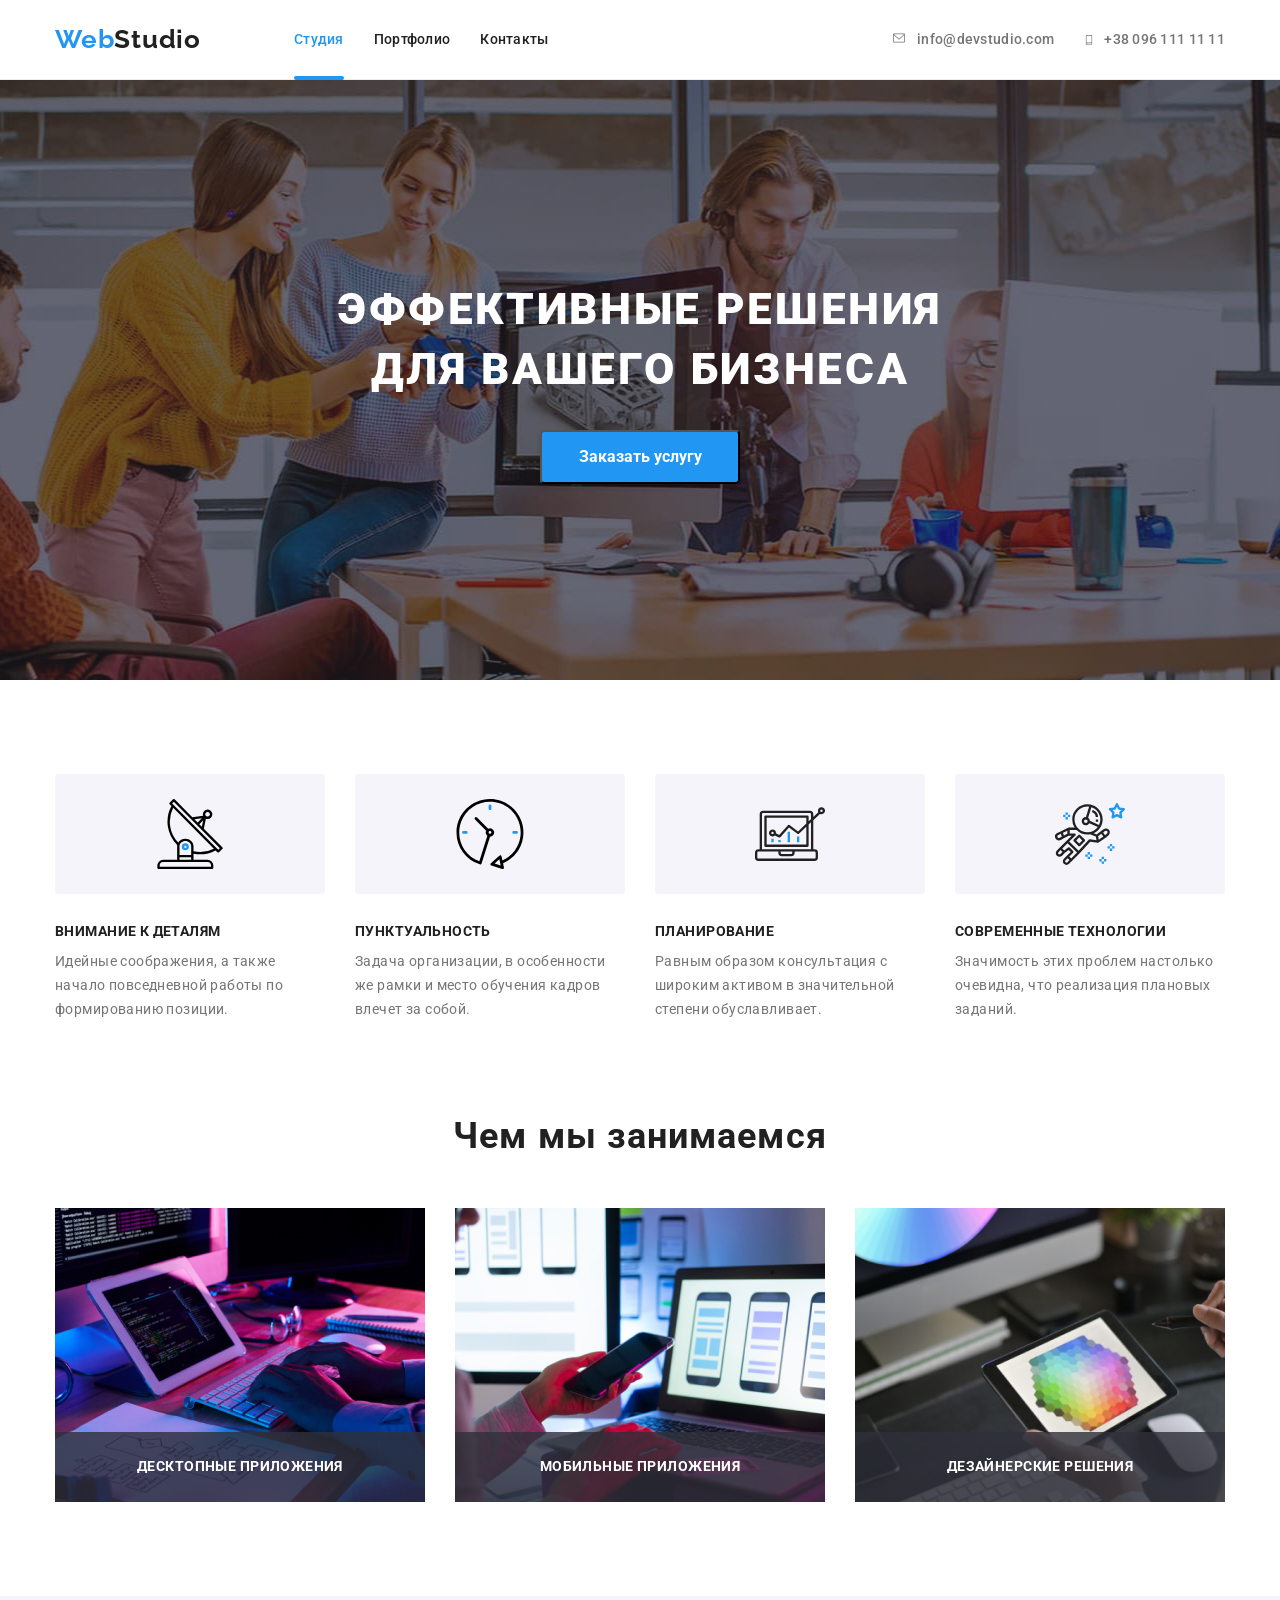
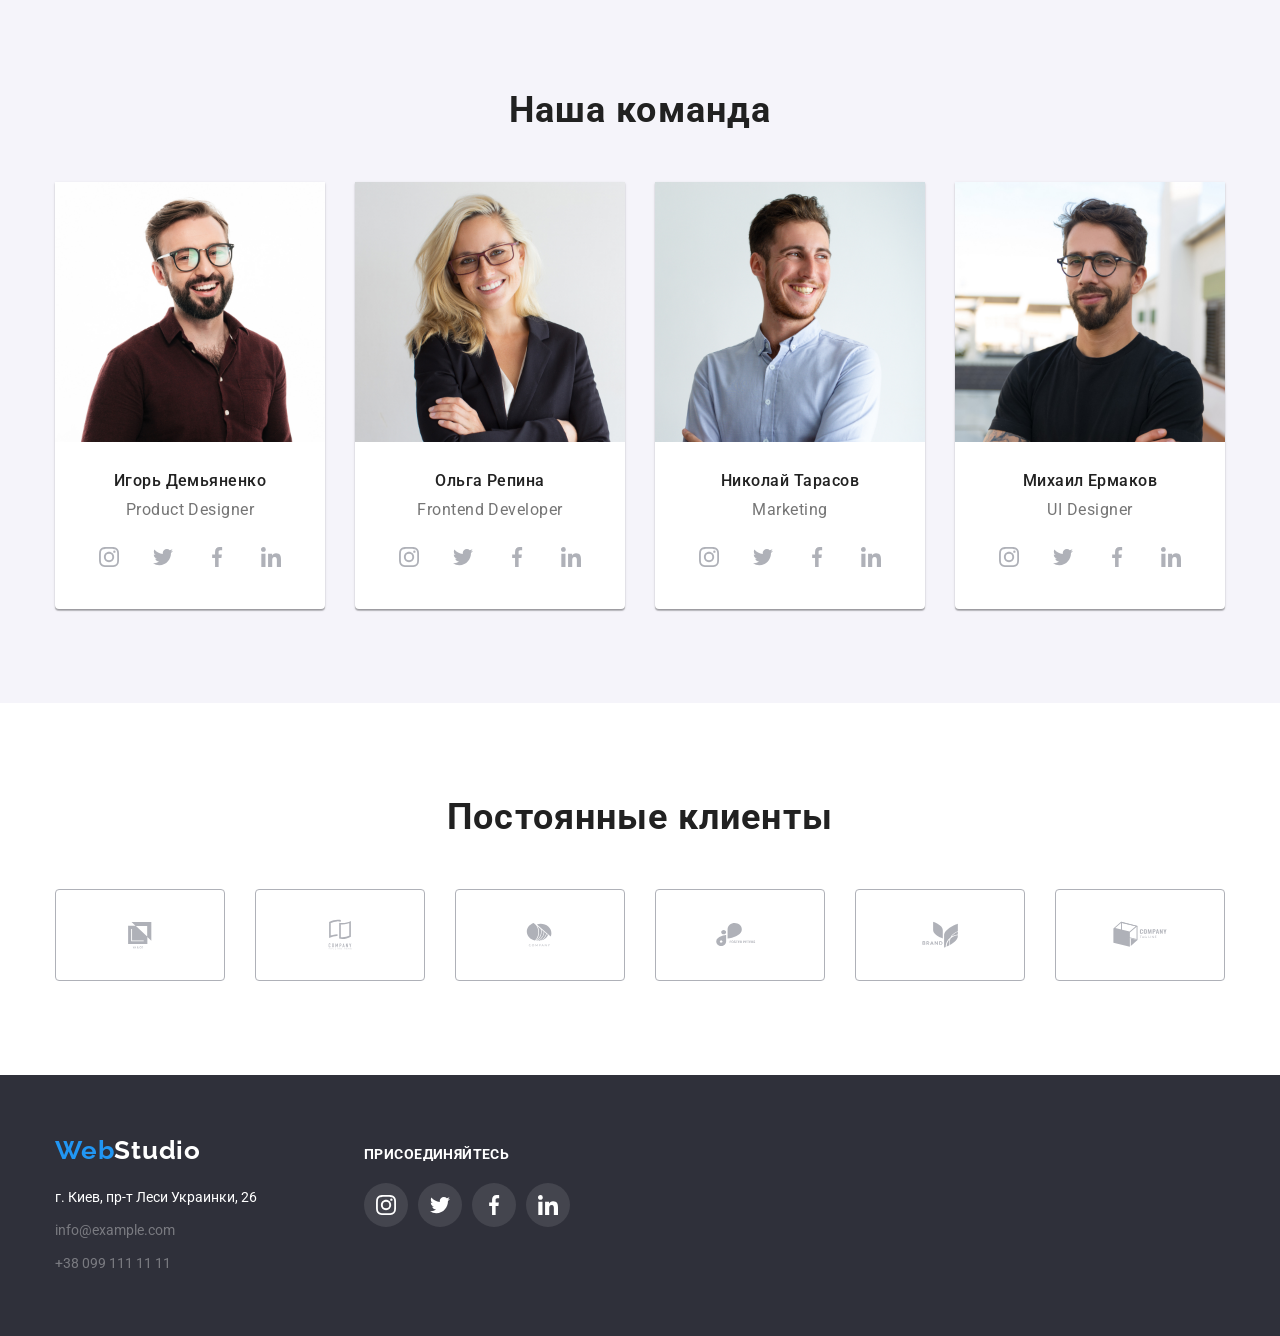
<file: index.html>
<!DOCTYPE html>
<html lang="en">
  <head>
    <meta charset="UTF-8" />
    <meta http-equiv="X-UA-Compatible" content="IE=edge" />
    <meta name="viewport" content="width=device-width, initial-scale=1.0" />
    <link rel="preconnect" href="https://fonts.googleapis.com" />
    <link rel="preconnect" href="https://fonts.gstatic.com" crossorigin />
    <link
      href="https://fonts.googleapis.com/css2?family=Raleway:wght@700&family=Roboto:wght@400;500;700;900&display=swap"
      rel="stylesheet"/>
      <link rel="stylesheet" href="https://cdnjs.cloudflare.com/ajax/libs/modern-normalize/1.1.0/modern-normalize.min.css" integrity="sha512-wpPYUAdjBVSE4KJnH1VR1HeZfpl1ub8YT/NKx4PuQ5NmX2tKuGu6U/JRp5y+Y8XG2tV+wKQpNHVUX03MfMFn9Q==" crossorigin="anonymous" referrerpolicy="no-referrer" />
    <link rel="stylesheet" href="./css/styles.css" />
    <title>Studio</title>
  </head>
  <body>
    <!----------------------Шапка------------------------->

    <header class="page-header">
  <div class="container container-header">
      <nav class="navigation">
        <a href="" class="logo">Web<span class="logo-black">Studio</span></a>
        <ul class="nav-list list">
          <li class="item"><a href="index.html" class="link current">Студия</a></li>
          <li class="item"><a href="portfolio.html" class="link">Портфолио</a></li>
          <li class="item"><a href="" class="link">Контакты</a></li>
        </ul>
      </nav>
      <ul class="contact-list list">
        <li class="contact-item item">
          <a href="mailto:info@devstudio.com" class="list">
            <svg class="icon-mail">
              <use href="./images/symbol-defs.svg#icon-mail"></use>
            </svg>info@devstudio.com</a>
        </li>
        <li class="contact-item item">
          <a href="tel:+380961111111" class="list">
            <svg class="icon-phone">
              <use href="./images/symbol-defs.svg#icon-smartphone"></use>
            </svg>+38 096 111 11 11</a></li>
      </ul>
      </div>
    </header>

    <!--Body  -------------------  Hero-->
    <main>
      <section class="hero-page">
        <h1 class="hero-main">ЭФФЕКТИВНЫЕ РЕШЕНИЯ<br>ДЛЯ ВАШЕГО БИЗНЕСА</h1>
        <button data-modal-open type="button" class="hero-button">Заказать услугу</button>
      </section>

      <!--2 Body----------SECTION---------------->
      <section class="feature-section">
      <div class="container">
        <h2 class="visually-hidden" >Особенности</h2>
        <ul class="list specific-list">
          <li class="item">
            <div class="icon-proj">
              <svg class="feature-icon">
                <use href="./images/symbol-defs.svg#icon-antenna"></use>
              </svg>
            </div>
            <h3 class="title">Внимание к деталям</h3>
            <p class="text">
              Идейные соображения, а также начало повседневной работы по
              формированию позиции.
            </p>
          </li>
          <li class="item">
            <div class="icon-proj">
             <svg class="feature-icon">
               <use href="./images/symbol-defs.svg#icon-clock"></use>
             </svg>
            </div>
            <h3 class="title">Пунктуальность</h3>
            <p class="text">
              Задача организации, в особенности же рамки и место обучения кадров
              влечет за собой.
            </p>
          </li>
          <li class="item">
            <div class="icon-proj">
              <svg class="feature-icon">
                <use href="./images/symbol-defs.svg#icon-diagram"></use>
              </svg>
            </div>
            <h3 class="title">Планирование</h3>
            <p class="text">
              Равным образом консультация с широким активом в значительной
              степени обуславливает.
            </p>
          </li>
          <li class="item">
            <div class="icon-proj">
              <svg class="feature-icon">
               <use href="./images/symbol-defs.svg#icon-astronaut"></use>
               </svg>
            </div>
            <h3 class="title">Современные технологии</h3>
            <p class="text">Значимость этих проблем настолько очевидна, что реализация
              плановых заданий.
            </p>
          </li>
        </ul>
        </div>
      </section>

      <!--What we do -->
      <section class="project section">
        <div class="container">
        <h2 class="section-title">Чем мы занимаемся</h2>
        <ul class="list">
          <li class="item">
            <div class="proj-style">
            <img src="./images/img.jpg" alt="Людина пише код" width="370" />
            <div class="proj-inform">
              <p class="proj-inform-text">ДЕСКТОПНЫЕ ПРИЛОЖЕНИЯ</p>
            </div>
            </div>
          </li>
          <li class="item">
            <div class="proj-style">
            <img src="./images/img1.jpg" alt="Людина створює додаток" width="370"/>
            <div class="proj-inform">
              <p class="proj-inform-text">МОБИЛЬНЫЕ ПРИЛОЖЕНИЯ</p>
              </div>
            </div>
          </li>
          <li class="item">
            <div class="proj-style">
            <img src="./images/img2.jpg" alt="Людина підбирає колір" width="370"/>
            <div class="proj-inform">
              <p class="proj-inform-text">ДЕЗАЙНЕРСКИЕ РЕШЕНИЯ</p>
              </div>
            </div>
          </li>
        </ul>
        </div>
      </section>

      <!---------------------------------------Our team ------------------------------------->
      <section class="team section">
        <div class="container">
        <h2 class="section-title">Наша команда</h2>
        <ul class="list">
          <li class="team-item">
            <img class="team-pictures" src="./images/img3.jpg" alt="Фото працівника" width="270" />
            <div class="workers">
            <h3 class="team-name">Игорь Демьяненко</h3>
            <p class="work-position">Product Designer</p>
            <ul class="workers-soc-list list">
              <li class="workers-soc-item">
                <a href="" class="workers-soc-page">
                <svg class="workers-soc-icon" width="20px" height="20px">
                  <use href="./images/symbol-defs.svg#icon-instagram"></use>
                </svg>
                </a>
              </li>
              <li class="workers-soc-item">
                <a href="" class="workers-soc-page">
                <svg class="workers-soc-icon" width="20px" height="20px">
                  <use href="./images/symbol-defs.svg#icon-twitter"></use>
                </svg>
                </a>
              </li>
              <li class="workers-soc-item">
                <a href="" class="workers-soc-page">
                <svg class="workers-soc-icon" width="20px" height="20px">
                  <use href="./images/symbol-defs.svg#icon-facebook"></use>
                </svg>
                </a>
              </li>
              <li class="workers-soc-item">
                <a href="" class="workers-soc-page ">
                <svg class="workers-soc-icon" width="20px" height="20px">
                  <use href="./images/symbol-defs.svg#icon-linkedin"></use>
                </svg>
                </a>
              </li>
            </ul>
            </div>
          </li>
          <li class="team-item"> 
            <img class="team-pictures" src="./images/img4.jpg" alt="Фото працівника" width="270" />
             <div class="workers">
            <h3 class="team-name">Ольга Репина</h3>
            <p class="work-position">Frontend Developer</p> 
            <ul class="workers-soc-list list">
              <li class="workers-soc-item">
                <a href="" class="workers-soc-page">
                  <svg class="workers-soc-icon" width="20px" height="20px">
                  <use href="./images/symbol-defs.svg#icon-instagram"></use>
                </svg>
                </a>
              </li>
             <li class="workers-soc-item">
                <a href="" class="workers-soc-page">
                <svg class="workers-soc-icon" width="20px" height="20px">
                  <use href="./images/symbol-defs.svg#icon-twitter"></use>
                </svg>
                </a>
              </li>
              <li class="workers-soc-item">
                <a href="" class="workers-soc-page">
                <svg class="workers-soc-icon" width="20px" height="20px">
                  <use href="./images/symbol-defs.svg#icon-facebook"></use>
                </svg>
                </a>
              </li>
               <li class="workers-soc-item">
                <a href="" class="workers-soc-page ">
                <svg class="workers-soc-icon" width="20px" height="20px">
                  <use href="./images/symbol-defs.svg#icon-linkedin"></use>
                </svg>
                </a>
              </li>
            </ul>
            </div>
          </li>
          <li class="team-item">
            <img class="team-pictures" src="./images/img5.jpg" alt="Фото працівника" width="270" />
            <div class="workers">
            <h3 class="team-name">Николай Тарасов</h3>
            <p class="work-position">Marketing</p>
            <ul class="workers-soc-list list">
              <li class="workers-soc-item">
                <a href="" class="workers-soc-page">
                  <svg class="workers-soc-icon" width="20px" height="20px">
                  <use href="./images/symbol-defs.svg#icon-instagram"></use>
                </svg>
                </a>
              </li>
              <li class="workers-soc-item">
                <a href="" class="workers-soc-page">
                <svg class="workers-soc-icon" width="20px" height="20px">
                  <use href="./images/symbol-defs.svg#icon-twitter"></use>
                </svg>
                </a>
              </li>
              <li class="workers-soc-item">
                <a href="" class="workers-soc-page">
                <svg class="workers-soc-icon" width="20px" height="20px">
                  <use href="./images/symbol-defs.svg#icon-facebook"></use>
                </svg>
                </a>
              </li>
              <li class="workers-soc-item">
                <a href="" class="workers-soc-page ">
                <svg class="workers-soc-icon" width="20px" height="20px">
                  <use href="./images/symbol-defs.svg#icon-linkedin"></use>
                </svg>
                </a>
              </li>
            </ul>
            </div>
          </li>
          <li class="team-item">
            <img class="team-pictures" src="./images/img6.jpg" alt="Фото працівника" width="270" />
          <div class="workers">         
            <h3 class="team-name">Михаил Ермаков</h3>
            <p class="work-position">UI Designer</p>
            <ul class="workers-soc-list list">
              <li class="workers-soc-item">
                <a href="" class="workers-soc-page">
                  <svg class="workers-soc-icon" width="20px" height="20px">
                  <use href="./images/symbol-defs.svg#icon-instagram"></use>
                </svg>
                </a>
              </li>
              <li class="workers-soc-item">
                <a href="" class="workers-soc-page">
                <svg class="workers-soc-icon" width="20px" height="20px">
                  <use href="./images/symbol-defs.svg#icon-twitter"></use>
                </svg>
                </a>
              </li>
              <li class="workers-soc-item">
                <a href="" class="workers-soc-page">
                <svg class="workers-soc-icon" width="20px" height="20px">
                  <use href="./images/symbol-defs.svg#icon-facebook"></use>
                </svg>
                </a>
              </li>
              <li class="workers-soc-item">
                <a href="" class="workers-soc-page ">
                <svg class="workers-soc-icon" width="20px" height="20px">
                  <use href="./images/symbol-defs.svg#icon-linkedin"></use>
                </svg>
                </a>
              </li>
            </ul>
            </div> 
      </section>
          <section class="our-customers section">
     <div class="container">
     <h2 class="clients-title">Постоянные клиенты</h2>
     <ul class="clients-list list">
       <li class="clients-stuff">
         <a href="" class="clients-link">
           <svg class="clients-icon">
             <use href="./images/symbol-defs.svg#icon-logo1"></use>
           </svg>
         </a>
       </li>
       <li class="clients-stuff">
         <a href="" class="clients-link">
           <svg class="clients-icon">
             <use href="./images/symbol-defs.svg#icon-logo2"></use>
           </svg>
         </a>
       </li>
       <li class="clients-stuff">
         <a href="" class="clients-link">
           <svg class="clients-icon">
             <use href="./images/symbol-defs.svg#icon-logo3"></use>
           </svg>
         </a>
       </li>
       <li class="clients-stuff">
         <a href="" class="clients-link">
           <svg class="clients-icon">
             <use href="./images/symbol-defs.svg#icon-logo4"></use>
           </svg>
         </a>
       </li>
       <li class="clients-stuff">
         <a href="" class="clients-link">
           <svg class="clients-icon">
             <use href="./images/symbol-defs.svg#icon-logo5"></use>
           </svg>
         </a>
       </li>
       <li class="clients-stuff">
         <a href="" class="clients-link">
           <svg class="clients-icon">
             <use href="./images/symbol-defs.svg#icon-logo6"></use>
           </svg>
         </a>
       </li>
     </ul>
     </div>
    </section>
    </main>
    <!--Address and phone number-->
    <footer class="footer-section">
      <div class="container footer-container">
        <div class="footer-con">
      <a href="/index.html" class="logo">Web<span class="logo-white">Studio</span></a>
        <address class="footer-address">
          <p>г. Киев, пр-т Леси Украинки, 26</p>
          <a class="footer-address-link link-color-change" href="mailto:info@example.com"
            >info@example.com</a
          >
          <a class="footer-address-link link-color-change" href="tel:380991111111"
            >+38 099 111 11 11</a
          >
        </address>
      </div>
      <div class="footer-socials">
        <h3 class="footer-socials-title">ПРИСОЕДИНЯЙТЕСЬ</h3>
        <ul class="footer-soc-list list">
          <li class="footer-socials-item">
          <a href="" class="footer-socials-link">
           <svg class="footer-socials-icon" width="20px" height="20px" >
             <use href="./images/symbol-defs.svg#icon-instagram"></use>
           </svg>
           </a>
          </li>
          <li class="footer-socials-item">
          <a href="" class="footer-socials-link">
           <svg class="footer-socials-icon" width="20px" height="20px">
             <use href="./images/symbol-defs.svg#icon-twitter"></use>
           </svg>
           </a>
          </li>
          <li class="footer-socials-item">
          <a href="" class="footer-socials-link">
           <svg class="footer-socials-icon" width="20px" height="20px">
             <use href="./images/symbol-defs.svg#icon-facebook"></use>
           </svg>
           </a>
          </li>
          <li class="footer-socials-item">
          <a href="" class="footer-socials-link">
           <svg class="footer-socials-icon" width="20px" height="20px">
             <use href="./images/symbol-defs.svg#icon-linkedin"></use>
           </svg>
           </a>
          </li>
        </ul>
        </div>
      </div>
    </footer>

    <!-----------------------Модальне вікно----------------------->
  <div class="backdrop is-hidden" data-modal>
    <div class="modal">
      <button data-modal-close type="button" class="modal-close-icon">
       <svg class="close-icon">
         <use href="./images/symbol-defs.svg#icon-close"></use>
       </svg>
      </button>
    </div>
  </div>
    <script src="./js/modal.js"></script>
  </body>
</html>
</file>
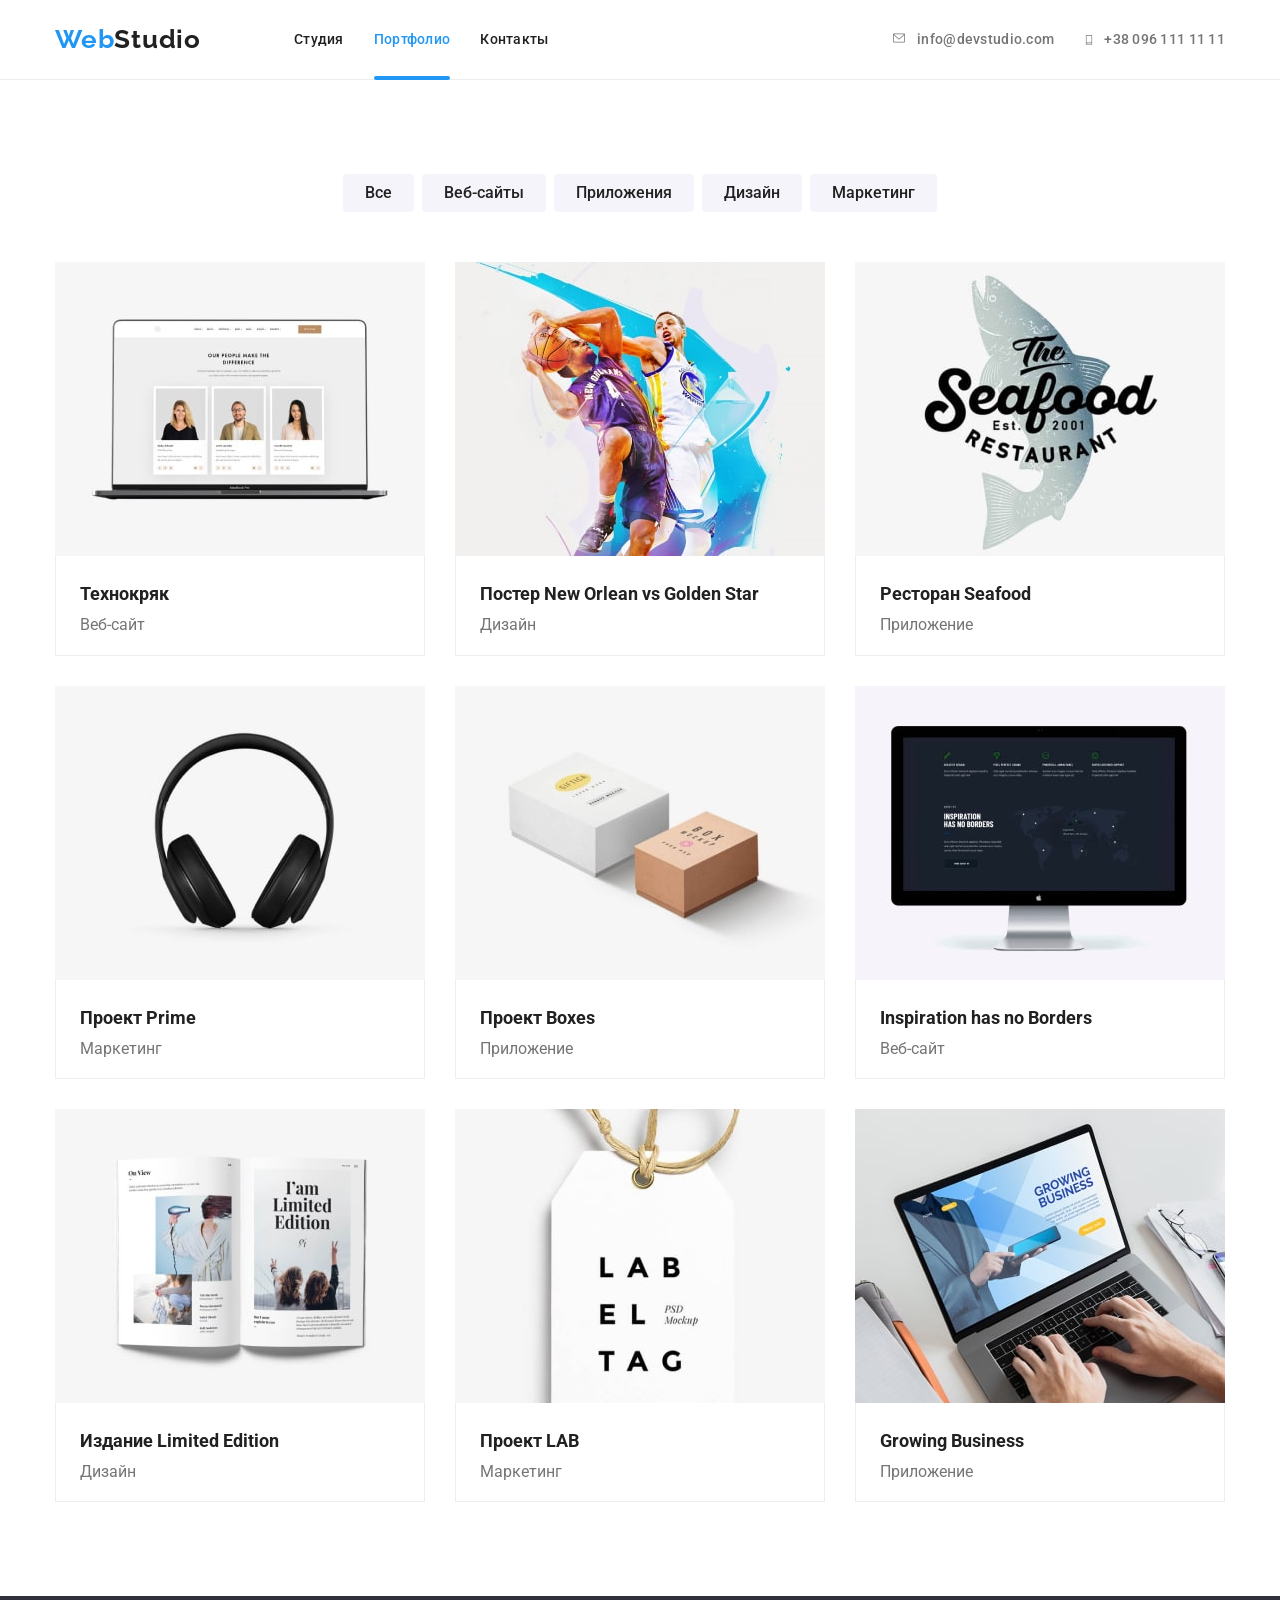
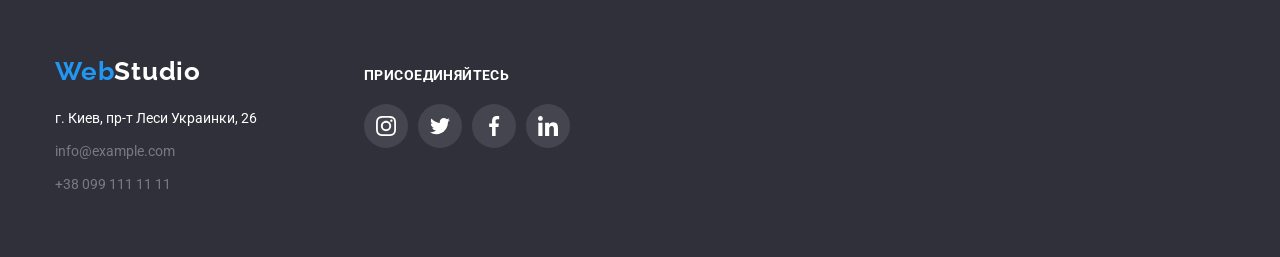
<file: portfolio.html>
<!DOCTYPE html>
<html lang="en">
  <head>
    <meta charset="UTF-8" />
    <meta http-equiv="X-UA-Compatible" content="IE=edge" />
    <meta name="viewport" content="width=device-width, initial-scale=1.0" />
    <link rel="preconnect" href="https://fonts.googleapis.com" />
    <link rel="preconnect" href="https://fonts.gstatic.com" crossorigin />
    <link
      href="https://fonts.googleapis.com/css2?family=Raleway:wght@700&family=Roboto:wght@400;500;700;900&display=swap"
      rel="stylesheet"
    />
    <link rel="stylesheet" href="https://cdnjs.cloudflare.com/ajax/libs/modern-normalize/1.1.0/modern-normalize.min.css" integrity="sha512-wpPYUAdjBVSE4KJnH1VR1HeZfpl1ub8YT/NKx4PuQ5NmX2tKuGu6U/JRp5y+Y8XG2tV+wKQpNHVUX03MfMFn9Q==" crossorigin="anonymous" referrerpolicy="no-referrer" />
    <link rel="stylesheet" href="./css/styles.css" />
    <title>Portfolio</title>
  </head>
  <body>

    <header class="page-header">
  <div class="container container-header">
      <nav class="navigation">
        <a href="" class="logo">Web<span class="logo-black">Studio</span></a>
        <ul class="nav-list list">
          <li class="item"><a href="index.html" class="link">Студия</a></li>
          <li class="item"><a href="portfolio.html" class="link current">Портфолио</a></li>
          <li class="item"><a href="" class="link">Контакты</a></li>
        </ul>
      </nav>
      <ul class="list contact-list">
        <li class="contact-item item">
          <a href="mailto:info@devstudio.com" class="list">
            <svg class="icon-mail">
              <use href="./images/symbol-defs.svg#icon-mail"></use>
            </svg>info@devstudio.com</a>
        </li>
        <li class="contact-item item"><a href="tel:+380961111111" class="list"><svg class="icon-phone">
              <use href="./images/symbol-defs.svg#icon-smartphone"></use>
            </svg>+38 096 111 11 11</a></li>
      </ul>
      </div>
    </header>
    <main>
      <section class="portfolio-section">
        <div class="container">
        <h1 class="visually-hidden">Наши работы</h1>
        <ul class="list-btn list">
          <li class="item"><button type="button" class="button-main active">Все</button></li>
          <li class="item"><button type="button" class="button-main">Веб-сайты</button></li>
          <li class="item"><button type="button" class="button-main">Приложения</button></li>
          <li class="item"><button type="button" class="button-main">Дизайн</button></li>
          <li class="item"><button type="button" class="button-main">Маркетинг</button></li>
        </ul>
        <ul class="example-us list">
          <li class="item">
            <a href="" class="example-link">
              <div class="example-text-wrap">
              <img src="./images/img7.jpg" alt="Our people" width="370" />
              <p class="example-text">Ресурс предлагает комплексные предложения с разным уровнем функционала и сервисов. Все это позволит посетителю получить исчерпывающие сведения о компании или частном лице.</p>
              </div>
              <div class="preview">
              <h2 class="example-title">Технокряк</h2>
              <p class="example-specialist">Веб-сайт</p>
              </div>
            </a>
          </li>
          <li class="item">
            <a href="" class="example-link">
               <div class="example-text-wrap">
              <img src="./images/img8.jpg" alt="Poster" width="370" />
              <p class="example-text">Ресурс предлагает комплексные предложения с разным уровнем функционала и сервисов. Все это позволит посетителю получить исчерпывающие сведения о компании или частном лице.</p>
              </div>
              <div class="preview">
              <h2 class="example-title">Постер New Orlean vs Golden Star</h2>
              <p class="example-specialist">Дизайн</p>
              </div>
            </a>
          </li>
          <li class="item">
            <a href="" class="example-link">
              <div class="example-text-wrap">
              <img src="./images/img9.jpg" alt="Restaurant" width="370" />
              <p class="example-text">Ресурс предлагает комплексные предложения с разным уровнем функционала и сервисов. Все это позволит посетителю получить исчерпывающие сведения о компании или частном лице.</p>
              </div>
              <div class="preview">
              <h2 class="example-title">Ресторан Seafood</h2>
              <p class="example-specialist">Приложение</p>
              </div>
            </a>
          </li> 
          <li class="item"> 
            <a href="" class="example-link">
              <div class="example-text-wrap">
              <img src="./images/img10.jpg" alt="Headphones" width="370" />
              <p class="example-text">Ресурс предлагает комплексные предложения с разным уровнем функционала и сервисов. Все это позволит посетителю получить исчерпывающие сведения о компании или частном лице.</p>
              </div>
              <div class="preview">
              <h2 class="example-title">Проект Prime</h2>
              <p class="example-specialist">Маркетинг</p>
              </div>
            </a>
          </li>
          <li class="item">
            <a href="" class="example-link">
              <div class="example-text-wrap">
              <img src="./images/img11.jpg" alt="Boxes" width="370" />
              <p class="example-text">Ресурс предлагает комплексные предложения с разным уровнем функционала и сервисов. Все это позволит посетителю получить исчерпывающие сведения о компании или частном лице.</p>
              </div>
              <div class="preview">
              <h2 class="example-title">Проект Boxes</h2>
              <p class="example-specialist">Приложение</p>
              </div>
            </a>
          </li>
          <li class="item">
            <a href="" class="example-link">
              <div class="example-text-wrap">
              <img src="./images/img12.jpg" alt="Screen" width="370" />
               <p class="example-text">Ресурс предлагает комплексные предложения с разным уровнем функционала и сервисов. Все это позволит посетителю получить исчерпывающие сведения о компании или частном лице.</p>
              </div>
              <div class="preview">
              <h2 class="example-title">Inspiration has no Borders</h2>
              <p class="example-specialist">Веб-сайт</p>
              </div>
            </a>
          </li>
          <li class="item">
            <a href="" class="example-link">
              <div class="example-text-wrap">
              <img src="./images/img13.jpg" alt="Book" width="370" />
               <p class="example-text">Ресурс предлагает комплексные предложения с разным уровнем функционала и сервисов. Все это позволит посетителю получить исчерпывающие сведения о компании или частном лице.</p>
              </div>
              <div class="preview">
              <h2 class="example-title">Издание Limited Edition</h2>
              <p class="example-specialist">Дизайн</p>
              </div>
            </a>
          </li>
          <li class="item">
            <a href="" class="example-link">
              <div class="example-text-wrap">
              <img src="./images/img14.jpg" alt="Project" width="370" />
               <p class="example-text">Ресурс предлагает комплексные предложения с разным уровнем функционала и сервисов. Все это позволит посетителю получить исчерпывающие сведения о компании или частном лице.</p>
              </div>
              <div class="preview">
              <h2 class="example-title">Проект LAB</h2>
              <p class="example-specialist">Маркетинг</p>
              </div> 
            </a>
          </li>
          <li class="item">
            <a href="" class="example-link">
              <div class="example-text-wrap">
              <img src="./images/img15.jpg" alt="Laptop" width="370" />
               <p class="example-text">Ресурс предлагает комплексные предложения с разным уровнем функционала и сервисов. Все это позволит посетителю получить исчерпывающие сведения о компании или частном лице.</p>
              </div>
              <div class="preview">        
              <h2 class="example-title">Growing Business</h2>
              <p class="example-specialist">Приложение</p>
              </div> 
            </a>
          </li>
        </ul>
      </section>
    </main>
<footer class="footer-section">
      <div class="container footer-container">
        <div class="footer-con">
      <a href="/index.html" class="logo">Web<span class="logo-white">Studio</span></a>
        <address class="footer-address">
          <p>г. Киев, пр-т Леси Украинки, 26</p>
          <a class="footer-address-link link-color-change" href="mailto:info@example.com"
            >info@example.com</a
          >
          <a class="footer-address-link link-color-change" href="tel:380991111111"
            >+38 099 111 11 11</a
          >
        </address>
      </div>
      <div class="footer-socials">
        <h3 class="footer-socials-title">ПРИСОЕДИНЯЙТЕСЬ</h3>
        <ul class="footer-soc-list list">
          <li class="footer-socials-item">
          <a href="" class="footer-socials-link">
           <svg class="footer-socials-icon" width="20px" height="20px" >
             <use href="./images/symbol-defs.svg#icon-instagram"></use>
           </svg>
           </a>
          </li>
          <li class="footer-socials-item">
          <a href="" class="footer-socials-link">
           <svg class="footer-socials-icon" width="20px" height="20px">
             <use href="./images/symbol-defs.svg#icon-twitter"></use>
           </svg>
           </a>
          </li>
          <li class="footer-socials-item">
          <a href="" class="footer-socials-link">
           <svg class="footer-socials-icon" width="20px" height="20px">
             <use href="./images/symbol-defs.svg#icon-facebook"></use>
           </svg>
           </a>
          </li>
          <li class="footer-socials-item">
          <a href="" class="footer-socials-link">
           <svg class="footer-socials-icon" width="20px" height="20px">
             <use href="./images/symbol-defs.svg#icon-linkedin"></use>
           </svg>
           </a>
          </li>
        </ul>
        </div>
      </div>
    </footer>
  </body>
</html>
</file>
<file: css/styles.css>
/* колір основного тексту #212121 */
/* другорядний колір #757575 */
/* вторинний колір rgba(255, 255, 255, 0.6); */
/* білий #FFFFFF */
/* акцент #2196F3 */
/* фон кнопки #188CE8 */
/* основний фон #FFFFFF */
/* хедер фон #FFFFFF */
/* футер фон #2F303A */

:root {
  --main-text-color: #212121;
  --secondary-text-color: #757575;
  --primary-white-color: #ffffff;
  --main-page-background-color: #ffffff;
  --secondary-background-color: #2f303a;
  --accent-color: #2196f3;
  --second-button-color: #188ce8;
  --contact-info-color: rgba(255, 255, 255, 0.6);
  --third-button-color: #f5f4fa;
  --border-color: #eeeeee;
  --bg-icon-color: #f5f4fa;
  --soc-icon-color: #afb1b8;
  --footer-icon-color: rgba(255, 255, 255, 0.1);
  --timing-function: cubic-bezier(0.4, 0, 0.2, 1);
  --example-bg-color: rgba(33, 150, 243, 0.9);
}

/*-------Скриває заголовки----------  */

.visually-hidden {
  position: absolute;
  white-space: nowrap;
  width: 1px;
  height: 1px;
  overflow: hidden;
  border: 0;
  padding: 0;
  clip: rect(0 0 0 0);
  clip-path: inset(50%);
  margin: -1px;
}

body {
  background-color: var(--main-page-background-color);
  font-family: Roboto, sans-serif;
  color: var(--main-text-color);
}

/* Cкидання стилів за селектором */

h1,
h2,
h3,
h4,
h5,
h6 {
  margin: 0;
  padding: 0;
}

p {
  margin: 0;
  padding: 0;
}

.list {
  margin: 0;
  padding: 0;
  list-style: none;
}

.img {
  display: block;
}

.section {
  padding-top: 94px;
  padding-bottom: 94px;
}

.container {
  margin-left: auto;
  margin-right: auto;
  padding-left: 15px;
  padding-right: 15px;
  width: 1200px;
}

/* Скриває крапки */
/* .list{
  list-style; none;} */

/* ---------------------Page Header------------------ */

.page-header {
  border-bottom: 1px solid #ececec;
}

.container-header {
  display: flex;
  align-items: center;
}

.navigation {
  display: flex;
  align-items: center;
}

.page-header .contact-list {
  display: flex;
  margin-left: auto;
}

/* --------------------------Logo-------------------------- */

.logo {
  margin-right: 93px;
}

.logo {
  color: var(--accent-color);

  font-family: Raleway, sans-serif;
  font-style: normal;
  font-weight: 700;
  font-size: 26px;
  line-height: 1.19;
  text-decoration: none;
  letter-spacing: 0.03em;
}

.logo-black {
  color: var(--main-text-color);
}

/* --------------------------Nav-------------------------- */

.nav-list .item .link {
  display: block;
  padding-top: 32px;
  padding-bottom: 32px;
}

.nav-list .link {
  color: var(--main-text-color);
  text-decoration: none;

  font-style: normal;
  font-weight: 500;
  font-size: 14px;
  line-height: 1.1;
  letter-spacing: 0.02em;

  transition: color 250ms var(--timing-function);
}
.nav-list .active {
  color: var(--accent-color);
  text-decoration: none;
}
.nav-list .link:hover,
.nav-list .link:focus {
  color: var(--accent-color);
}
.nav-list .link.current {
  color: var(--accent-color);
}

/* -----------------------------Нижнє підкреслення--------------------- */

.link.current {
  position: relative;
}

.link.current::after {
  content: "";

  position: absolute;
  left: 0;
  bottom: -1px;

  display: block;
  width: 100%;
  height: 4px;
  border-radius: 2px;
  background-color: var(--accent-color);
}

/* --------------------------Contact-------------------------- */

.contact-list .list {
  display: flex;
  margin-left: auto;
}

/* -----------------------Icons------------------------- */

.contact-item .icon-mail {
  fill: currentColor;
  margin-right: 10px;
  width: 16px;
  height: 12px;
  display: flex;
  justify-content: center;
  text-align: center;
}

.icon-mail:hover,
.icon-mail:focus {
  fill: var(--accent-color);
}

.contact-item .icon-phone {
  margin-right: 10px;
  width: 10px;
  height: 16px;
  fill: currentColor;

  transition: fill 250ms var(--timing-function);
}

.contact-list .item .contact-item + .item .contact-item {
  margin-left: 50px;
}

.contact-list .list {
  color: var(--secondary-text-color);
  text-decoration: none;

  font-style: normal;
  font-weight: 500;
  font-size: 14px;
  line-height: 1.1;
  letter-spacing: 0.02em;

  transition: color 250ms var(--timing-function);
}
.contact-list .list:hover,
.contact-list .list:focus {
  color: var(--accent-color);
}

/* --------------------------Hero-------------------------- */

.hero-page {
  max-width: 1600px;
  height: 600px;
  margin-left: auto;
  margin-right: auto;
  text-align: center;
  padding-top: 200px;
  padding-bottom: 200px;

  background-image: linear-gradient(
      to right,
      rgba(47, 48, 58, 0.4),
      rgba(47, 48, 58, 0.4)
    ),
    url(../images/head-bg.jpg);
  background-repeat: no-repeat;
  background-size: cover;
  background-position: center;
}

.hero-main {
  font-weight: 900;
  font-size: 44px;
  line-height: 1.36;
  text-align: center;
  letter-spacing: 0.06em;
  text-transform: uppercase;
  margin-bottom: 30px;
  color: var(--primary-white-color);
}

/* --------------------------Button-------------------------- */

.hero-button {
  display: inline-block;
  padding: 10px 32px;
  min-width: 200px;
  background-color: var(--accent-color);
  text-align: center;

  box-shadow: 0px 4px 4px rgba(0, 0, 0, 0.15);
  border-radius: 4px;
  transition: background-color 250ms var(--timing-function),
    box-shadow 250ms var(--timing-function);
}

.hero-button {
  color: var(--primary-white-color);
  font-family: inherit;
  font-weight: 700;
  font-size: 16px;
  line-height: 1.86;

  cursor: pointer;
}

.hero-button:hover,
.hero-button:focus {
  background-color: var(--second-button-color);
  color: var(--primary-white-color);
}

/* ---------------Посилання нижче хедера  svg---------------- */

.icon-proj {
  display: flex;
  justify-content: center;
  align-items: center;
  width: 270px;
  height: 120px;
  background-color: var(--bg-icon-color);
  margin-bottom: 30px;
  border-radius: 4px;
}

.feature-icon {
  width: 70px;
  height: 70px;
}

/* --------------------------Section-------------------------- */

.feature-section {
  padding-top: 94px;
}

.specific-list {
  display: flex;
}

.specific-list .item:not(:last-child) {
  margin-right: 30px;
}

.specific-list .item {
  flex-basis: 270px;
}

.title {
  margin-bottom: 10px;
  font-weight: 700;
  font-size: 14px;
  line-height: 1.14;
  letter-spacing: 0.03em;
  text-transform: uppercase;
}

/* --------------------------Параграфи-------------------------- */
.text {
  color: var(--secondary-text-color);
  font-weight: 400;
  font-size: 14px;
  line-height: 1.71;
  letter-spacing: 0.03em;
}

.section-title {
  color: var(--main-text-color);
  font-weight: 700;
  font-size: 36px;
  line-height: 1.16;
  text-align: center;
  letter-spacing: 0.03em;
}

/*------------------------- Our Works or what we do-------- */

.section-title {
  margin-bottom: 50px;
}

.project img {
  display: block;
}

.list {
  display: flex;
}

.item:not(:last-child) {
  margin-right: 30px;
}

.project-section .img {
  display: block;
}

.project .proj-style {
  position: relative;
}

/* ---------------------------------Надпис поверх картинки what we do----------------------- */

.project .proj-inform {
  position: absolute;
  width: 100%;
  height: 70px;
  bottom: 0;

  background-color: rgba(47, 48, 58, 0.8);
  display: flex;
  justify-content: center;
  align-items: center;
}

.proj-inform-text {
  font-weight: 700;
  font-size: 14px;
  line-height: 1.14;
  text-align: center;
  letter-spacing: 0.03em;

  color: var(--primary-white-color);
}

/* --------------------------Команда-------------------------- */

.workers {
  padding-top: 30px;
  padding-bottom: 30px;
}

.team .list {
  display: flex;
  text-align: center;
}

.team-item {
  /* background-color: var(--main-page-background-color);  запасний варіант */
  background: var(--primary-white-color);
  box-shadow: 0px 1px 3px rgba(0, 0, 0, 0.12), 0px 1px 1px rgba(0, 0, 0, 0.14),
    0px 2px 1px rgba(0, 0, 0, 0.2);
  border-radius: 0px 0px 4px 4px;
}

.team-item:not(:last-child) {
  margin-right: 30px;
}

.team {
  background-color: var(--third-button-color);
}

.team-name {
  color: var(--main-text-color);
  font-weight: 500;
  font-size: 16px;
  line-height: 1.18;
  letter-spacing: 0.03em;
}

.team-name {
  margin-bottom: 10px;
}

.work-position {
  color: var(--secondary-text-color);
  font-weight: 400;
  font-size: 16px;
  line-height: 1.18;
  letter-spacing: 0.03em;
}

.team img {
  display: block;
}

/* -----------------------Icons----------------------- */

.workers-soc-list {
  display: flex;
  justify-content: center;
  margin-top: 16px;
}

.workers-soc-item:not(:last-child) {
  margin-right: 10px;
}

.workers-soc-page {
  width: 44px;
  height: 44px;
  background-color: var(--primary-white-color);
  border-radius: 50%;
  display: flex;
  justify-content: center;
  align-items: center;

  transition: background-color 250ms var(--timing-function);
}

.workers-soc-page:hover,
.workers-soc-page:focus {
  background-color: var(--accent-color);
}

.workers-soc-icon {
  fill: var(--soc-icon-color);

  transition: fill 250ms var(--timing-function);
}

.workers-soc-page:hover .workers-soc-icon,
.workers-soc-page:focus .workers-soc-icon {
  fill: var(--primary-white-color);
}

/* ------------------Постійні клієнти------------------- */

.clients-title {
  font-weight: 700;
  font-size: 36px;
  line-height: 1.16;
  text-align: center;
  letter-spacing: 0.03em;
  margin-bottom: 50px;
}

.clients-link {
  display: flex;
  justify-content: center;
  align-items: center;
  width: 170px;
  height: 92px;
  border: 1px solid #afb1b8;
  border-radius: 4px;

  transition: border 250ms var(--timing-function);
}

.clients-list {
  display: flex;
  justify-content: center;
}

.clients-stuff:not(:last-child) {
  margin-right: 30px;
}

.clients-icon {
  width: 106px;
  height: 60px;
  fill: var(--soc-icon-color);

  transition: fill 250ms var(--timing-function);
}

.clients-link:hover,
.clients-link:focus {
  border-color: var(--accent-color);
}

.clients-link:hover .clients-icon,
.clients-link:focus .clients-icon {
  fill: var(--accent-color);
}

/* --------------------------Footer-------------------------- */

.footer-section {
  padding: 60px 0;
  background-color: var(--secondary-background-color);
}

.logo {
  display: inline-block;
}

.logo-white {
  color: var(--primary-white-color);
}

.footer-address {
  display: flex;
  flex-direction: column;
  margin-top: 20px;

  color: var(--primary-white-color);
  font-style: normal;
  font-size: 14px;
  line-height: 1.71;
}
.footer-address-link {
  display: inline-block;

  color: var(--contact-info-color);
  opacity: 60%;
  text-decoration: none;
}
.footer-address-link:not(:last-child),
.footer-address p {
  margin-bottom: 9px;
}

.footer-address-link:hover,
.footer-address-link:focus {
  color: var(--primary-white-color);

  transition: color 250ms var(--timing-function);
}

/* ----------------------------ПРИСОЕДИНЯЙТЕСЬ ICONS-------------------------- */

.footer-container {
  display: flex;
  align-items: baseline;
}

.footer-socials-title {
  font-size: 14px;
  line-height: 1.14;
  letter-spacing: 0.03em;
  text-transform: uppercase;
  color: var(--primary-white-color);

  margin-bottom: 20px;
}

.footer-socials {
  margin-left: 70px;
}

.footer-socials-list {
  display: flex;
}

.footer-socials-item:not(:last-child) {
  margin-right: 10px;
}

.footer-socials-link {
  width: 44px;
  height: 44px;
  background-color: var(--footer-icon-color);
  border-radius: 50%;
  display: flex;
  justify-content: center;
  align-items: center;

  transition: background-color 250ms var(--timing-function);
}

.footer-socials-icon {
  display: flex;
  justify-content: center;
  text-align: center;
  fill: var(--primary-white-color);
}

.footer-socials-link:hover,
.footer-socials-link:focus {
  background-color: var(--accent-color);
}

/* --------------------------Portfolio------------Кнопки-------------- */

.portfolio-section {
  padding-top: 94px;
  padding-bottom: 94px;
}

.list-btn {
  display: flex;
  justify-content: center;
  margin-bottom: 50px;
}

.list-btn .item:not(:last-child) {
  margin-right: 8px;
}

.list-btn .button-main {
  padding: 6px 22px;
  border: none;
  border-radius: 4px;
}

.button-main {
  color: var(--main-text-color);
  background-color: var(--third-button-color);
  font-family: inherit;
  font-style: normal;
  font-weight: 500;
  font-size: 16px;
  line-height: 1.62;
  cursor: pointer;

  transition: background-color 250ms var(--timing-function),
    color 250ms var(--timing-function), box-shadow 250ms var(--timing-function);
}

.button-main:hover,
.button-main:focus {
  color: var(--primary-white-color);
  background-color: var(--accent-color);
  box-shadow: 0px 3px 1px rgba(0, 0, 0, 0.1), 0px 1px 2px rgba(0, 0, 0, 0.08),
    0px 2px 2px rgba(0, 0, 0, 0.12);
}

.example-us {
  display: flex;
  flex-wrap: wrap;
}

.item .example-link:hover,
.item .example-link:focus {
  box-shadow: 0px 1px 1px rgba(0, 0, 0, 0.12), 0px 4px 4px rgba(0, 0, 0, 0.06),
    1px 4px 6px rgba(0, 0, 0, 0.16);
}

.example-us img {
  display: block;
}

/* ---------------------------Текст поверх картинки--------------------- */

.example-text-wrap {
  position: relative;
  overflow: hidden;
}

.example-text {
  position: absolute;
  top: 0;
  background-color: var(--example-bg-color);
  color: var(--primary-white-color);

  font-weight: 400;
  font-size: 18px;
  line-height: 1.55;
  letter-spacing: 0.03em;
  height: 100%;
  transform: translateY(101%);
  transition: transform 250ms var(--timing-function);
  padding-top: 63px;
  padding-bottom: 63px;
  padding-left: 24px;
  padding-right: 24px;
}

.example-link:hover .example-text {
  transform: translateY(0%);
}

/* ---------------------------------Приклади робіт------------------- */

.example-us .item {
  flex-basis: 370px;
  margin-right: 30px;
  margin-bottom: 30px;
}

.example-link {
  display: block;
  text-decoration: none;
  color: var(--secondary-text-color);

  transition: box-shadow 250ms var(--timing-function);
}

.example-us .item:nth-child(3n) {
  margin-right: 0;
}

.example-us .item:nth-last-child(-n + 3) {
  margin-bottom: 0;
}

.example-us .preview {
  padding-top: 20px;
  padding-bottom: 20px;
  padding-right: 24px;
  padding-left: 24px;

  border: 1px solid var(--border-color);
  border-top: transparent;
}

/* --------------------Title------------------ */

.example-us .example-title {
  margin-bottom: 4px;
  color: var(--main-text-color);
  font-style: normal;
  font-weight: 700;
  font-size: 18px;
  line-height: 2;
}

/* -----------------------Specialist-------------------- */

.example-us .example-specialist .list {
  color: var(--secondary-text-color);
  font-weight: 400;
  font-size: 16px;
  line-height: 1.87;
}

/* -----------------------------Модальне вікно------------------------ */

.backdrop {
  position: fixed;
  top: 0;
  left: 0;

  opacity: 1;
  width: 100%;
  height: 100%;
  background-color: rgba(0, 0, 0, 0.2);
  transition: opacity 250ms var(--timing-function),
    visibility 250ms var(--timing-function);
}

.backdrop.is-hidden {
  opacity: 0;
  pointer-events: none;
  visibility: hidden;
}

.backdrop.is-hidden .modal {
  transform: translate(-50%, -50%) scale(0.5);
  opacity: 0;
}

.modal {
  position: absolute;
  top: 50%;
  left: 50%;
  transition: transform 250ms var(--timing-function);
  transform: translate(-50%, -50%) scale(1);

  min-width: 528px;
  min-height: 581px;
  background-color: #ffffff;
  border-radius: 4px;
  box-shadow: 0px 1px 3px rgba(0, 0, 0, 0.12), 0px 1px 1px rgba(0, 0, 0, 0.14),
    0px 2px 1px rgba(0, 0, 0, 0.2);
}

.modal-close-icon {
  position: absolute;
  top: 8px;
  right: 8px;
  width: 30px;
  height: 30px;
  background: #ffffff;
  border: 1px solid rgba(0, 0, 0, 0.1);
  box-sizing: border-box;
  border-radius: 50px;
  cursor: pointer;
}

.close-icon {
  width: 100%;
  height: 100%;
}
</file>
